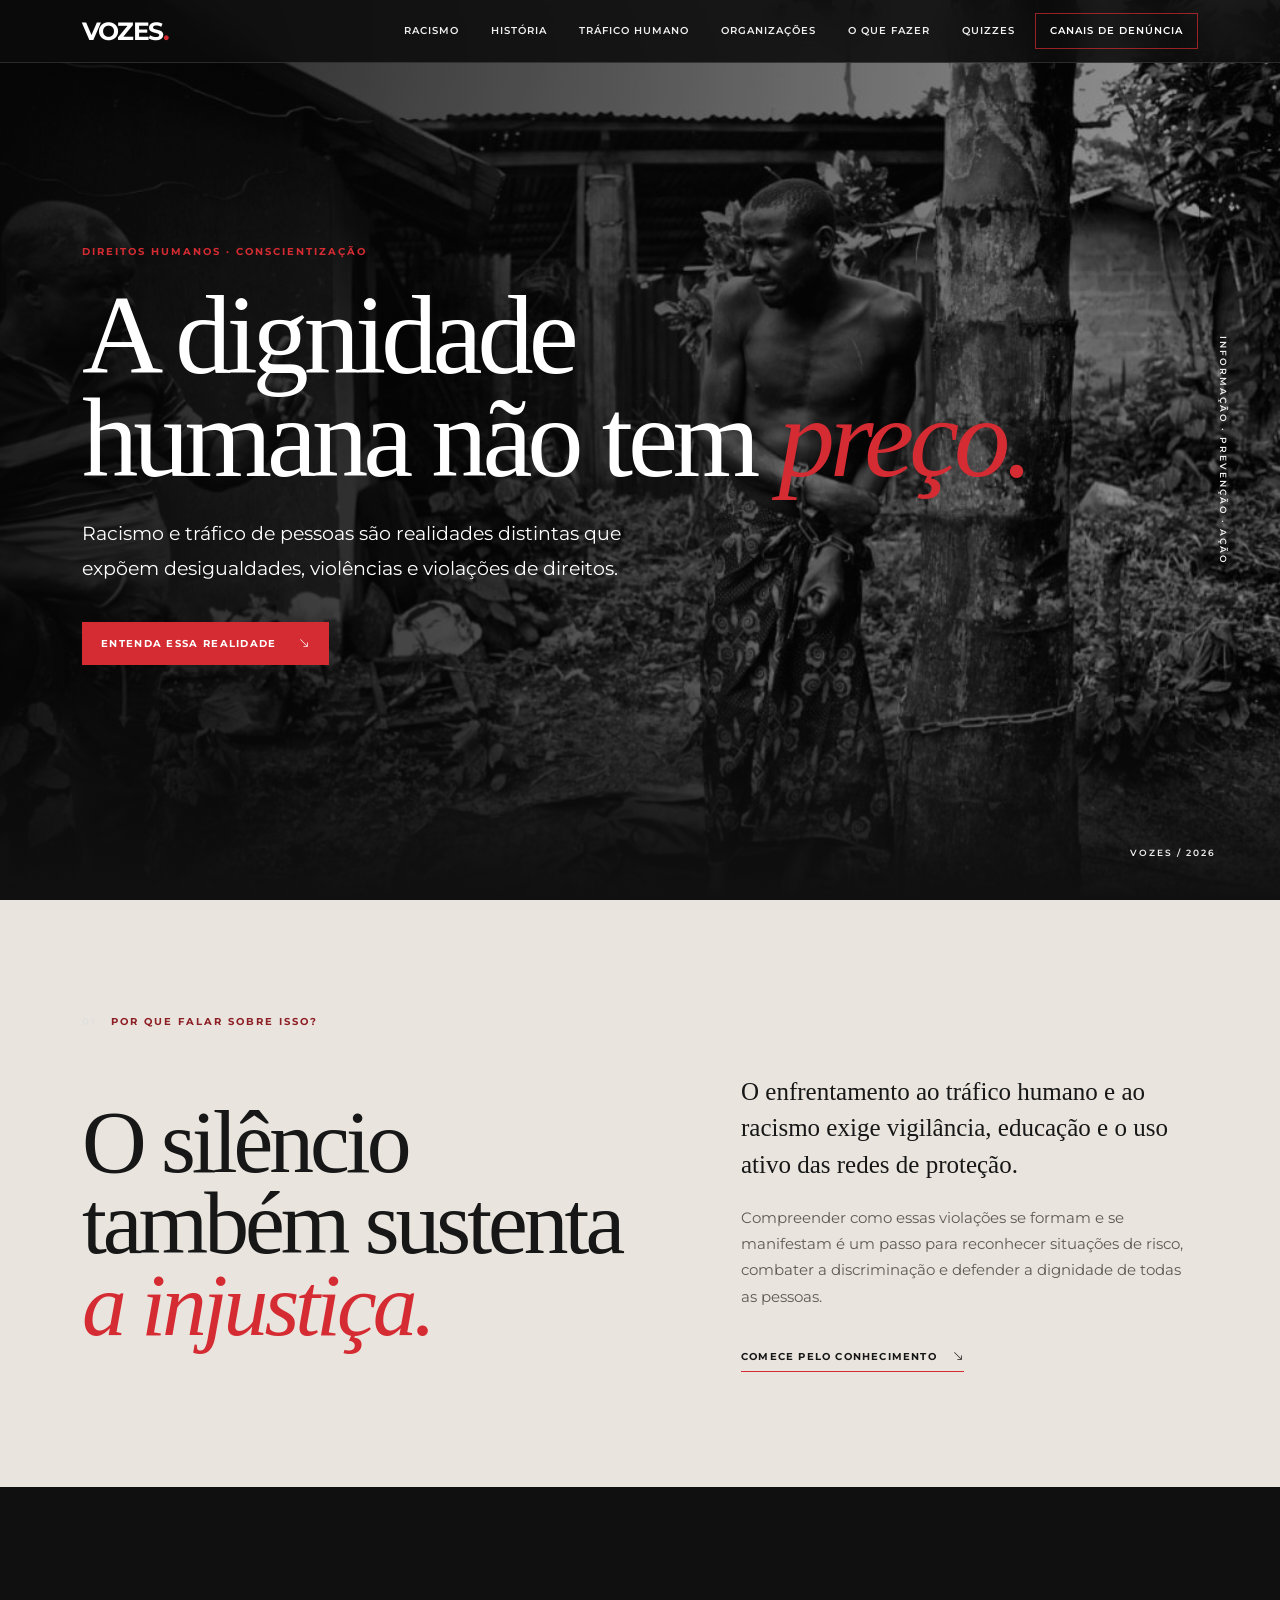
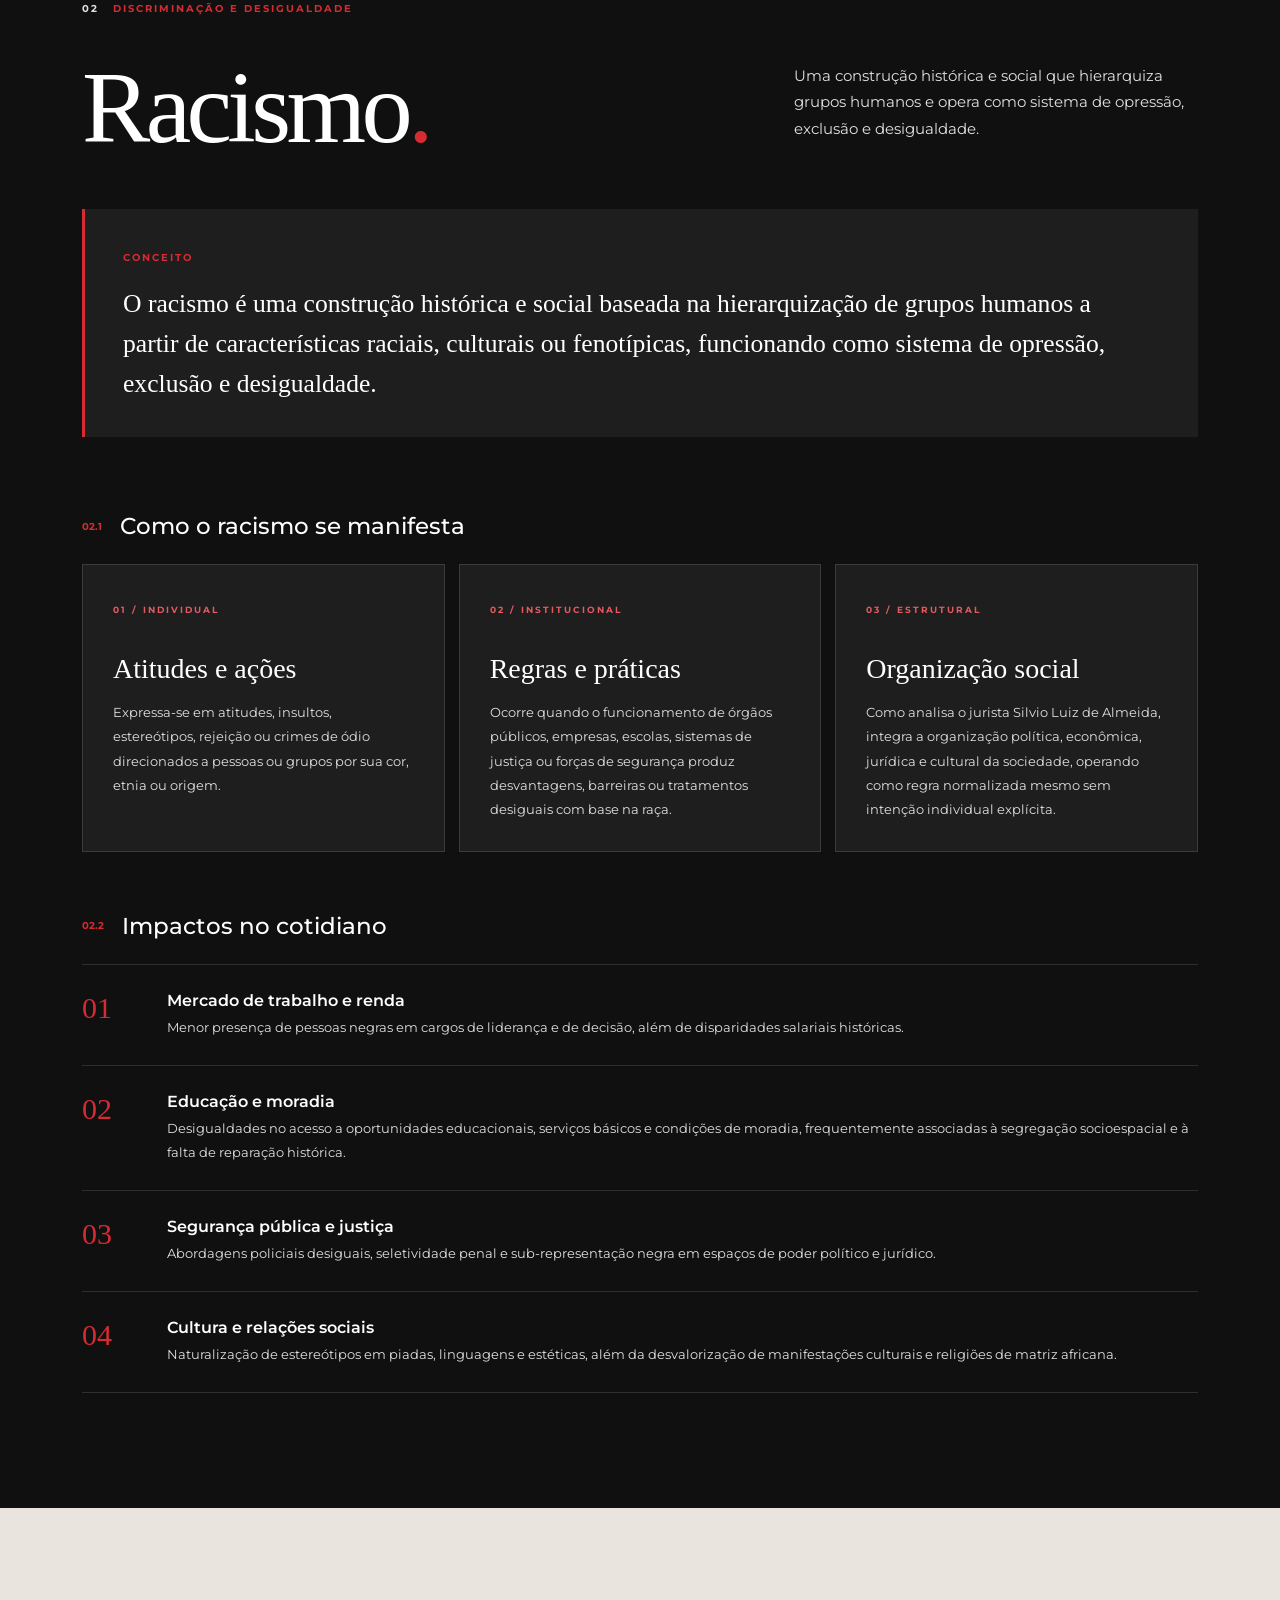
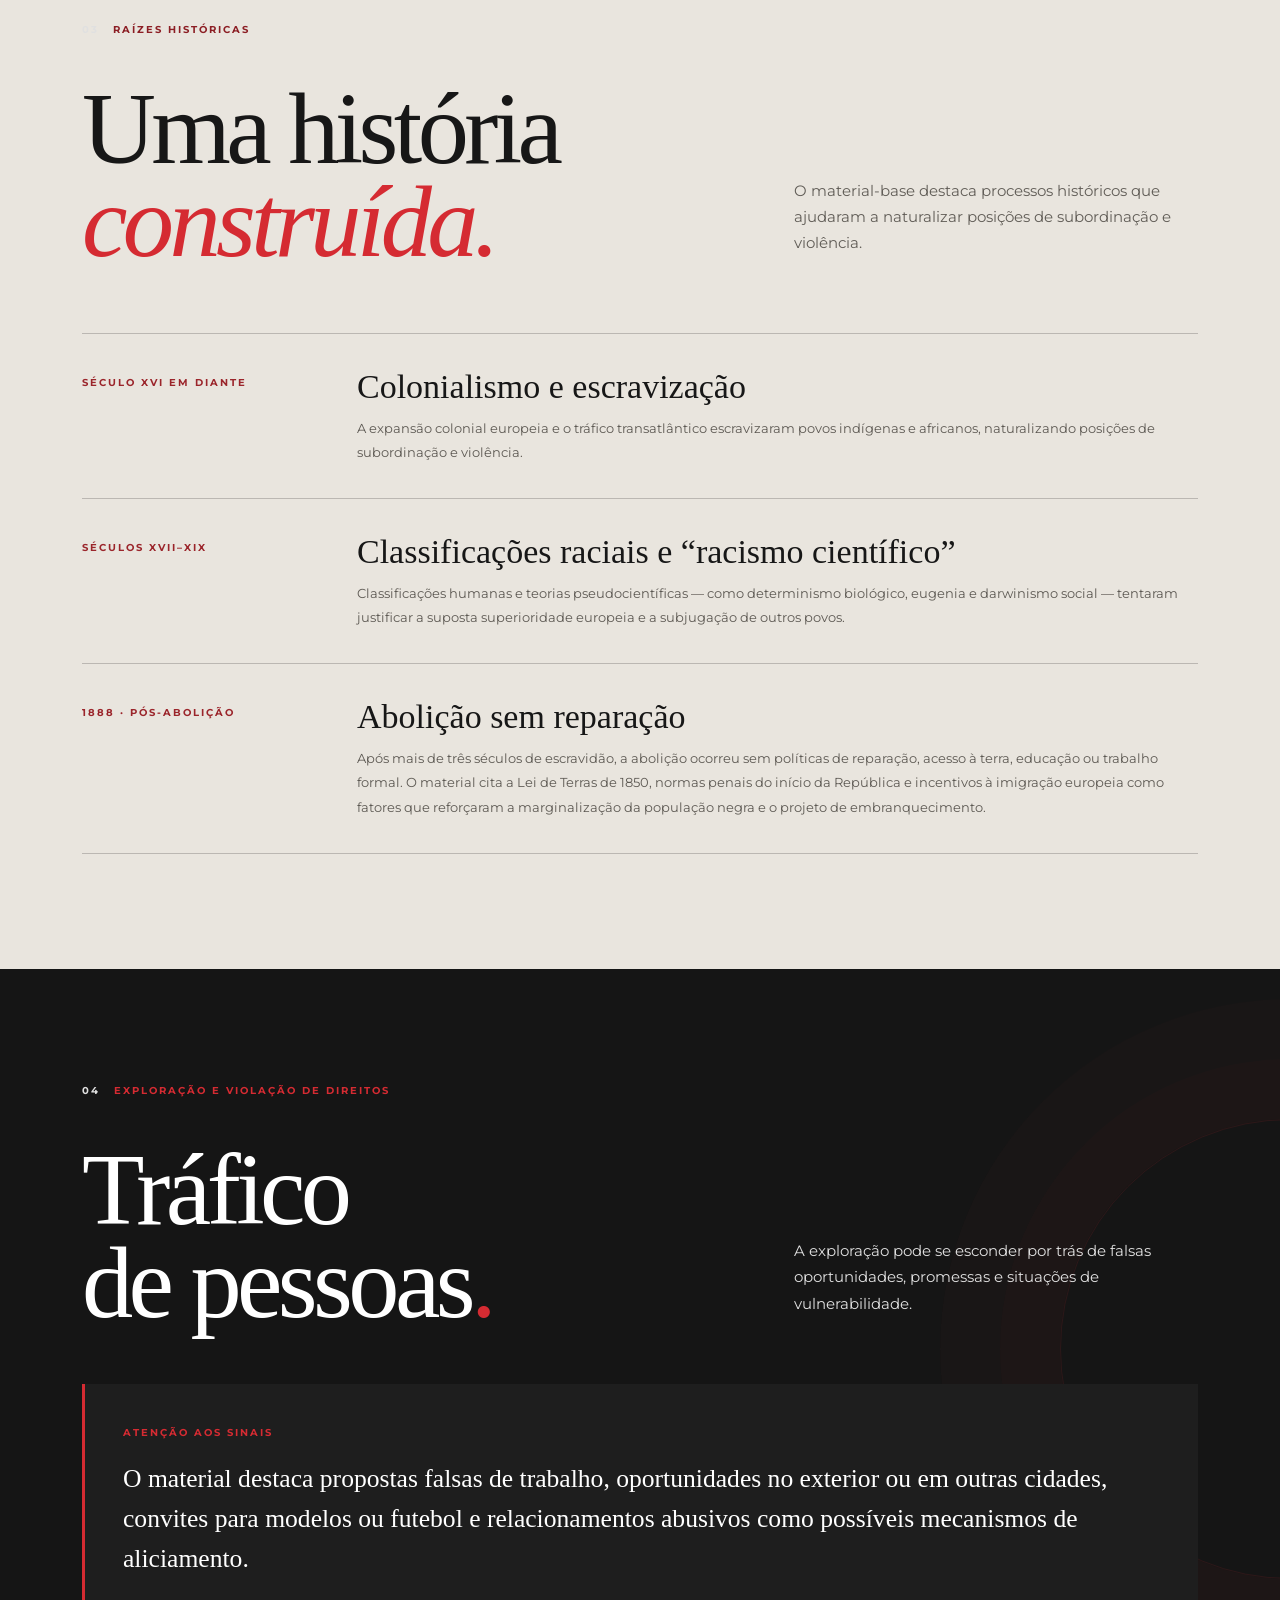
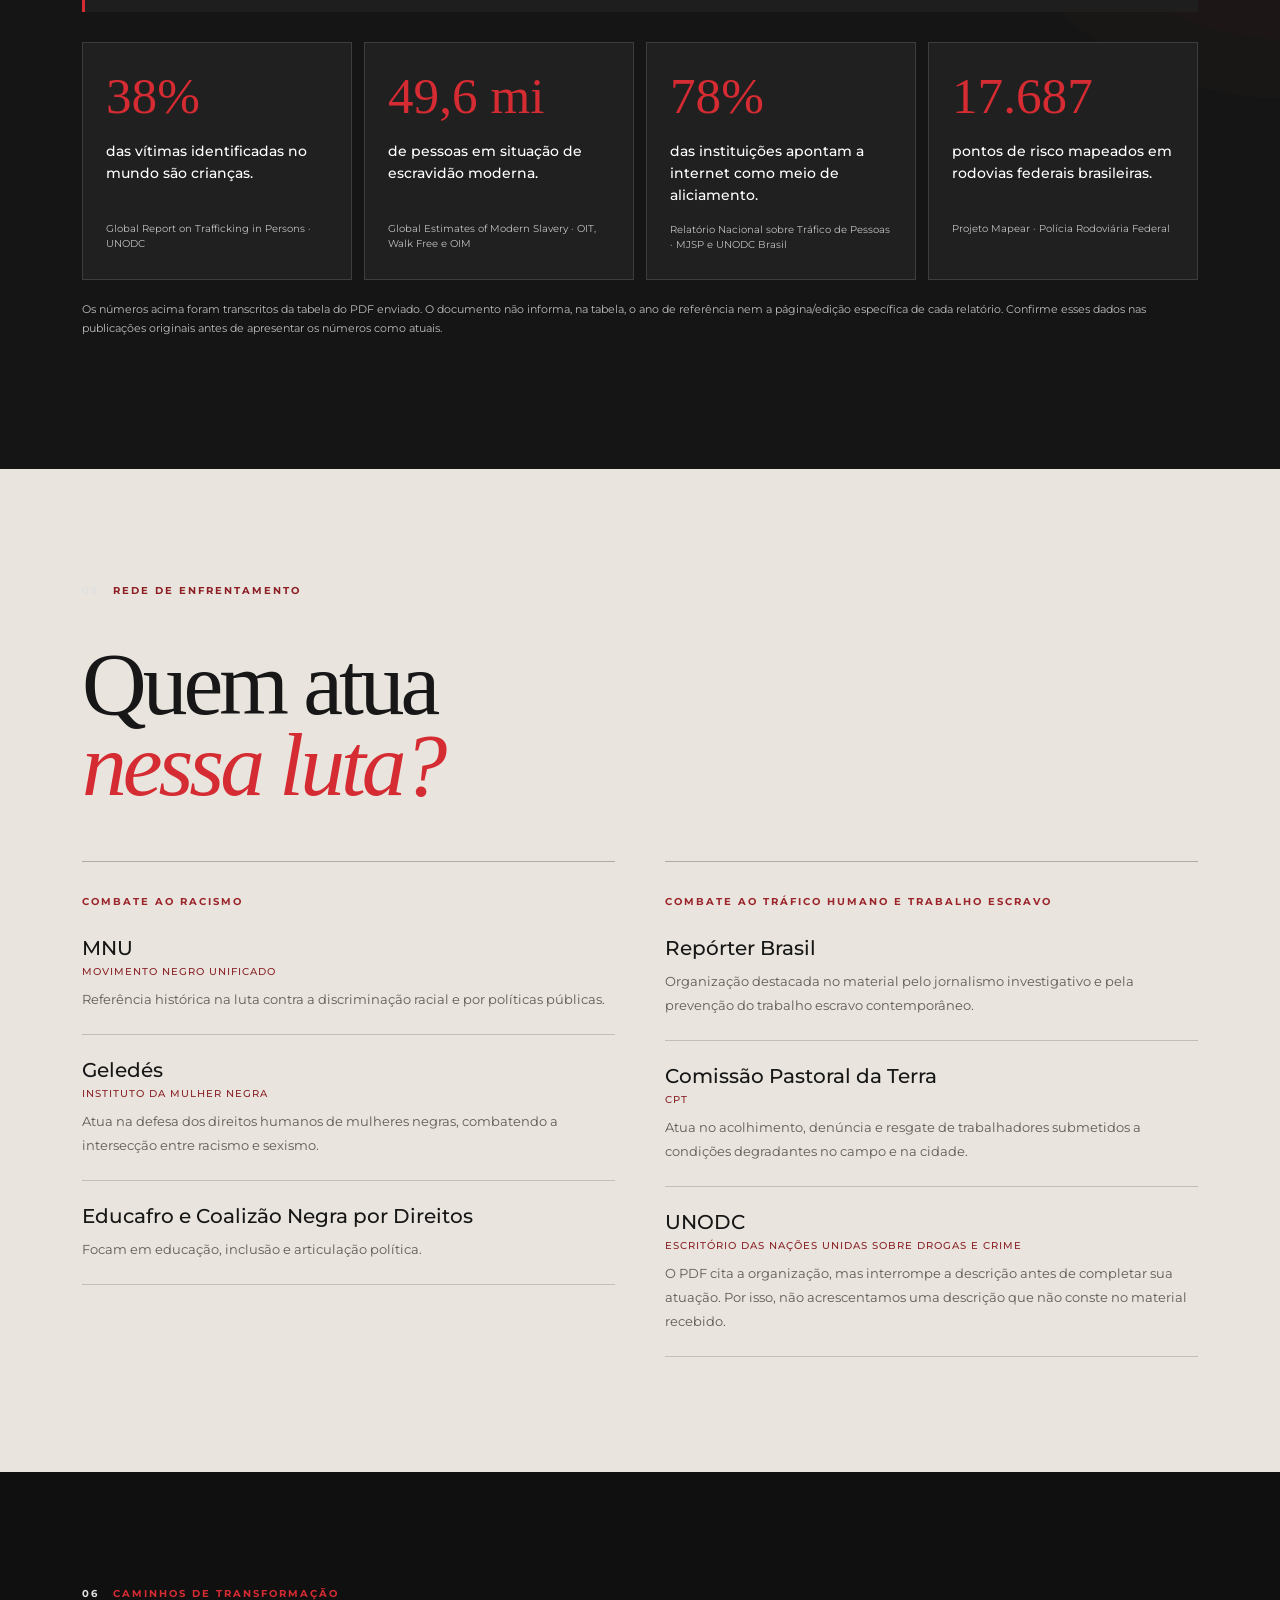
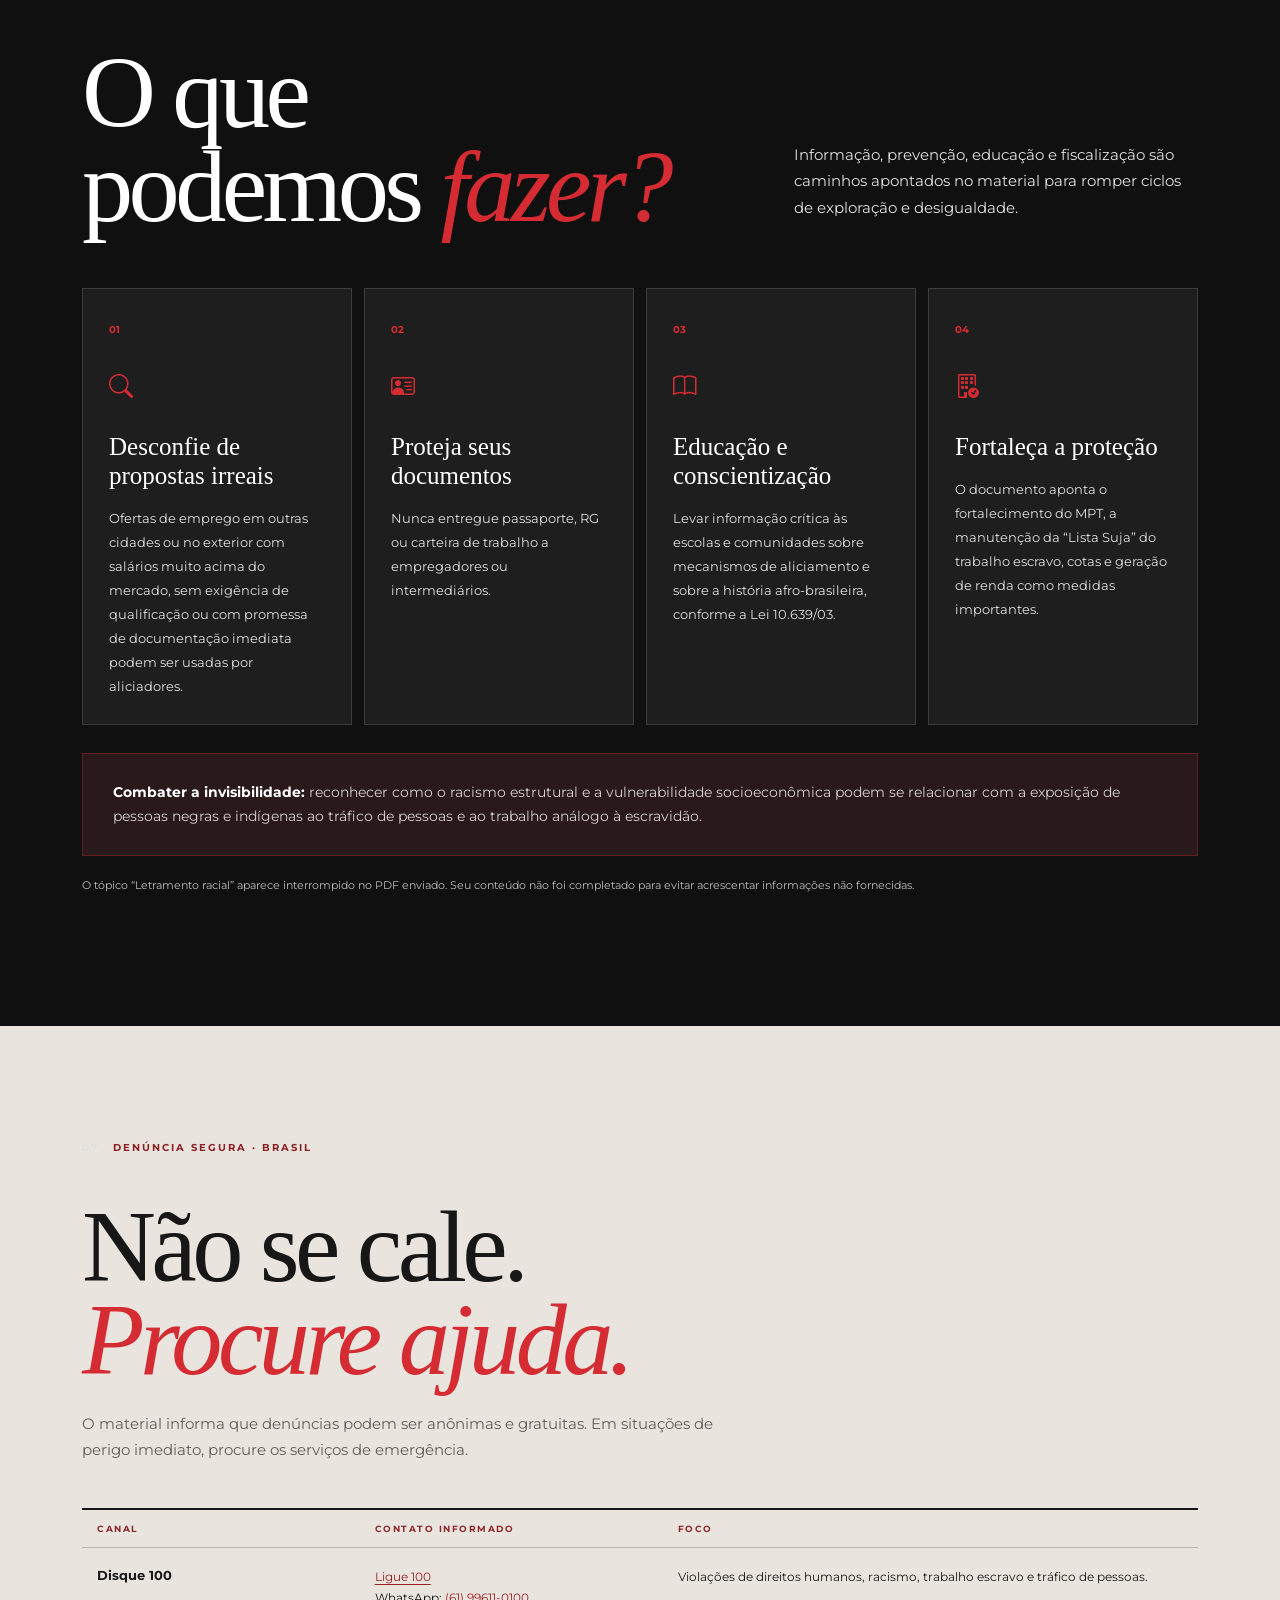
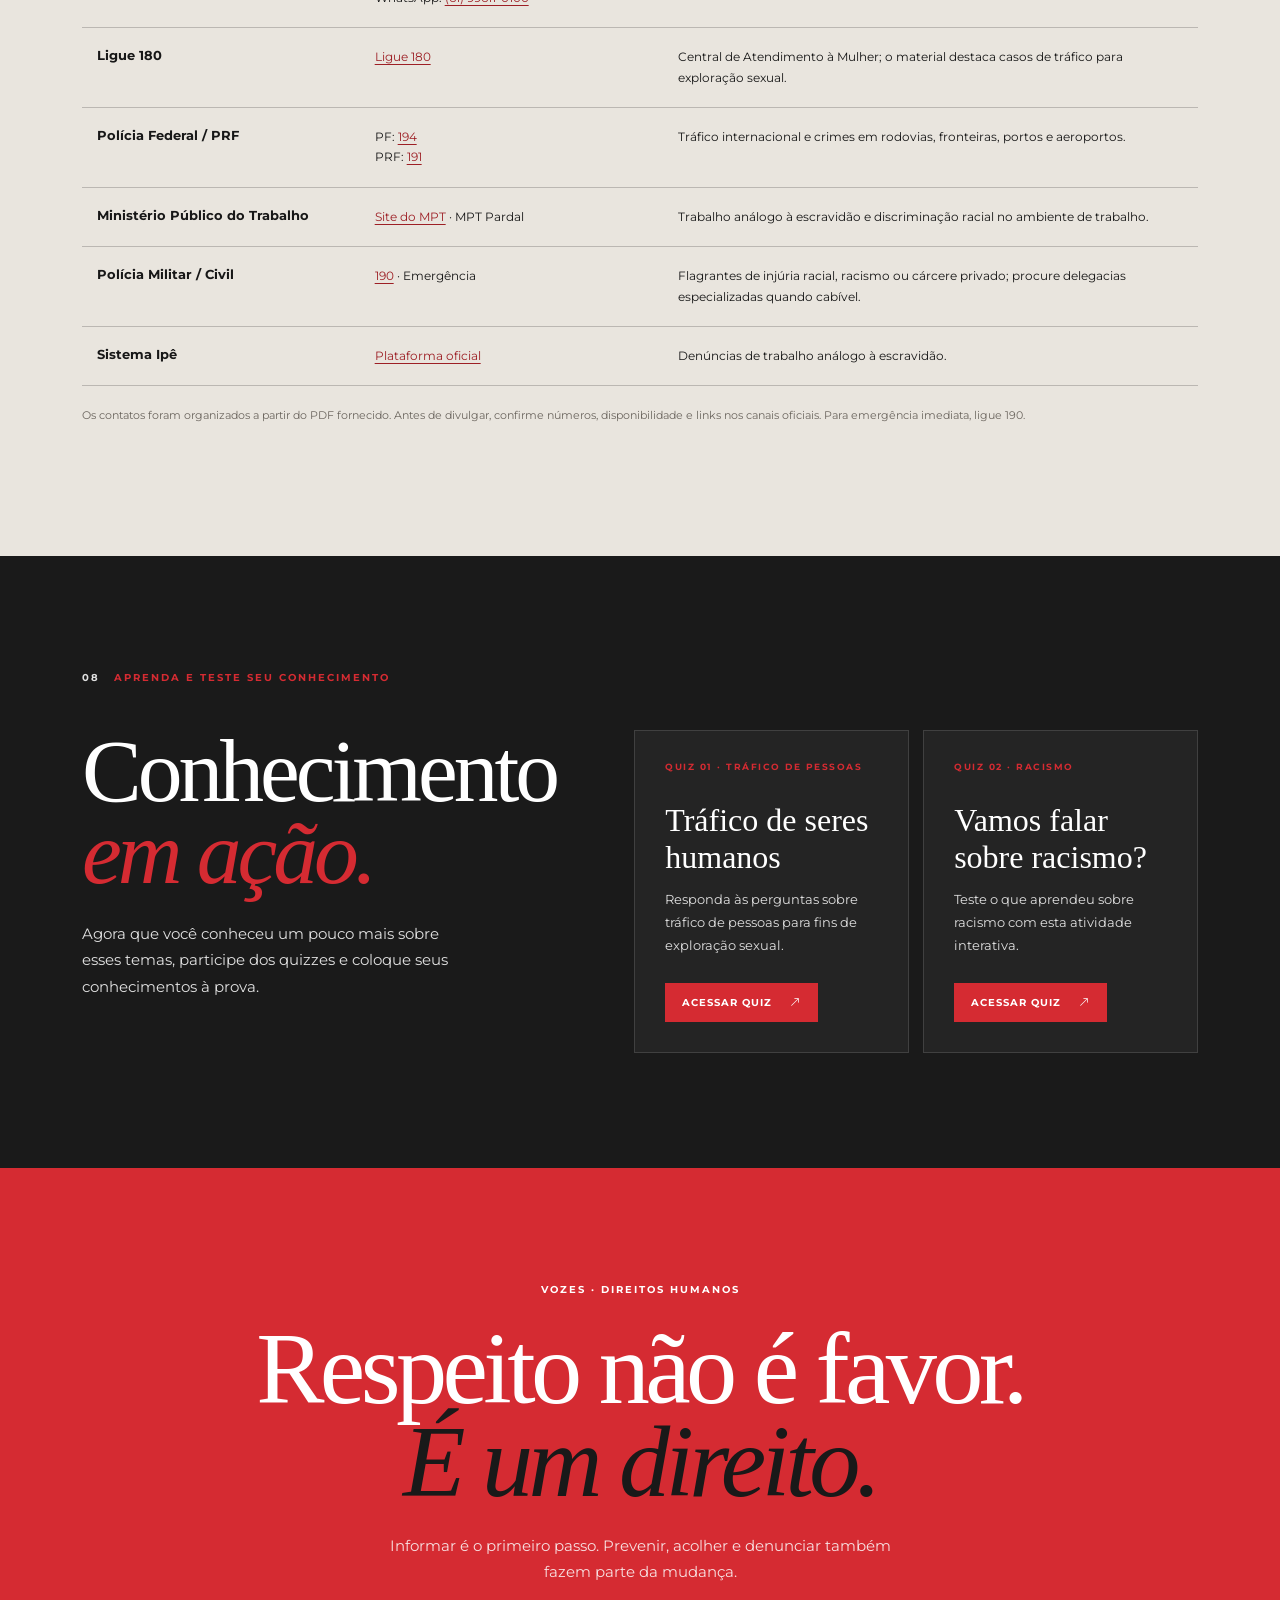
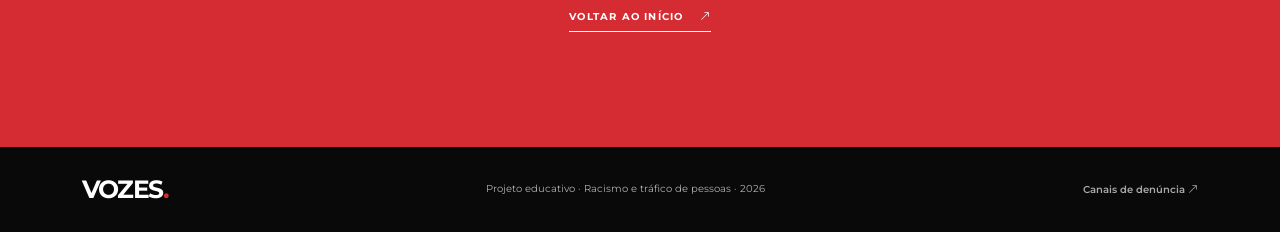
<file: index.html>
<!doctype html>
<html lang="pt-BR">
<head>
  <meta charset="utf-8">
  <meta name="viewport" content="width=device-width, initial-scale=1">
  <meta name="description" content="Projeto educativo sobre racismo, tráfico de pessoas e direitos humanos.">
  <meta name="theme-color" content="#101010">
  <title>VOZES — Dignidade não tem preço</title>

  <!-- Tipografia auxiliar moderna; The Seasons pode ser adicionada localmente (ver README). -->
  <link rel="preconnect" href="https://fonts.googleapis.com">
<link rel="preconnect" href="https://fonts.gstatic.com" crossorigin>
<link href="https://fonts.googleapis.com/css2?family=Montserrat:wght@400;500;600;700;800&display=swap" rel="stylesheet">
  <link href="https://cdn.jsdelivr.net/npm/bootstrap@5.3.3/dist/css/bootstrap.min.css" rel="stylesheet">
  <link rel="stylesheet" href="https://cdn.jsdelivr.net/npm/bootstrap-icons@1.11.3/font/bootstrap-icons.min.css">
  <link rel="stylesheet" href="style.css">
</head>
<body>
  <div class="reading-progress" id="readingProgress"></div>

  <nav class="navbar navbar-expand-lg navbar-dark fixed-top site-nav">
    <div class="container">
      <a class="navbar-brand brand" href="#inicio" aria-label="VOZES, início">VOZES<span>.</span></a>
      <button class="navbar-toggler" type="button" data-bs-toggle="collapse" data-bs-target="#siteMenu" aria-controls="siteMenu" aria-expanded="false" aria-label="Abrir menu">
        <span class="navbar-toggler-icon"></span>
      </button>
      <div class="collapse navbar-collapse" id="siteMenu">
        <ul class="navbar-nav ms-auto align-items-lg-center">
          <li class="nav-item"><a class="nav-link" href="#racismo">Racismo</a></li>
          <li class="nav-item"><a class="nav-link" href="#historia">História</a></li>
          <li class="nav-item"><a class="nav-link" href="#trafico">Tráfico humano</a></li>
          <li class="nav-item"><a class="nav-link" href="#organizacoes">Organizações</a></li>
          <li class="nav-item"><a class="nav-link" href="#acao">O que fazer</a></li>
          <li class="nav-item"><a class="nav-link" href="#quizzes">Quizzes</a></li>
          <li class="nav-item"><a class="nav-link nav-cta" href="#denuncia">Canais de denúncia</a></li>
        </ul>
      </div>
    </div>
  </nav>

  <main>
    <header class="hero" id="inicio">
      <div class="hero-shade"></div>
      <div class="container hero-inner">
        <p class="eyebrow reveal">DIREITOS HUMANOS · CONSCIENTIZAÇÃO</p>
        <h1 class="hero-title reveal">A dignidade<br>humana não tem <em>preço.</em></h1>
        <p class="hero-lead reveal">Racismo e tráfico de pessoas são realidades distintas que expõem desigualdades, violências e violações de direitos.</p>
        <a class="button-primary reveal" href="#manifesto">ENTENDA ESSA REALIDADE <i class="bi bi-arrow-down-right"></i></a>
      </div>
      <div class="hero-index">VOZES / 2026</div>
      <div class="hero-side-label">INFORMAÇÃO · PREVENÇÃO · AÇÃO</div>
    </header>

    <section class="manifesto section-space" id="manifesto">
      <div class="container">
        <div class="section-kicker reveal"><span>01</span> POR QUE FALAR SOBRE ISSO?</div>
        <div class="manifesto-grid">
          <h2 class="display-heading reveal">O silêncio<br>também sustenta<br><em>a injustiça.</em></h2>
          <div class="manifesto-copy reveal">
            <p class="large-copy">O enfrentamento ao tráfico humano e ao racismo exige vigilância, educação e o uso ativo das redes de proteção.</p>
            <p>Compreender como essas violações se formam e se manifestam é um passo para reconhecer situações de risco, combater a discriminação e defender a dignidade de todas as pessoas.</p>
            <a class="text-link" href="#racismo">COMECE PELO CONHECIMENTO <i class="bi bi-arrow-down-right"></i></a>
          </div>
        </div>
      </div>
    </section>

    <section class="dark-section section-space" id="racismo">
      <div class="container">
        <div class="section-kicker reveal"><span>02</span> DISCRIMINAÇÃO E DESIGUALDADE</div>
        <div class="section-heading-row">
          <h2 class="display-heading reveal">Racismo<span class="red-dot">.</span></h2>
          <p class="section-intro reveal">Uma construção histórica e social que hierarquiza grupos humanos e opera como sistema de opressão, exclusão e desigualdade.</p>
        </div>
        <div class="definition-panel reveal">
          <span class="panel-label">CONCEITO</span>
          <p>O racismo é uma construção histórica e social baseada na hierarquização de grupos humanos a partir de características raciais, culturais ou fenotípicas, funcionando como sistema de opressão, exclusão e desigualdade.</p>
        </div>

        <div class="subsection-title reveal"><span>02.1</span><h3>Como o racismo se manifesta</h3></div>
        <div class="three-cards">
          <article class="content-card reveal">
            <span class="card-number">01 / INDIVIDUAL</span>
            <h3>Atitudes e ações</h3>
            <p>Expressa-se em atitudes, insultos, estereótipos, rejeição ou crimes de ódio direcionados a pessoas ou grupos por sua cor, etnia ou origem.</p>
          </article>
          <article class="content-card reveal">
            <span class="card-number">02 / INSTITUCIONAL</span>
            <h3>Regras e práticas</h3>
            <p>Ocorre quando o funcionamento de órgãos públicos, empresas, escolas, sistemas de justiça ou forças de segurança produz desvantagens, barreiras ou tratamentos desiguais com base na raça.</p>
          </article>
          <article class="content-card reveal">
            <span class="card-number">03 / ESTRUTURAL</span>
            <h3>Organização social</h3>
            <p>Como analisa o jurista Silvio Luiz de Almeida, integra a organização política, econômica, jurídica e cultural da sociedade, operando como regra normalizada mesmo sem intenção individual explícita.</p>
          </article>
        </div>

        <div class="subsection-title reveal"><span>02.2</span><h3>Impactos no cotidiano</h3></div>
        <div class="impact-list">
          <div class="impact-row reveal"><span>01</span><div><h4>Mercado de trabalho e renda</h4><p>Menor presença de pessoas negras em cargos de liderança e de decisão, além de disparidades salariais históricas.</p></div></div>
          <div class="impact-row reveal"><span>02</span><div><h4>Educação e moradia</h4><p>Desigualdades no acesso a oportunidades educacionais, serviços básicos e condições de moradia, frequentemente associadas à segregação socioespacial e à falta de reparação histórica.</p></div></div>
          <div class="impact-row reveal"><span>03</span><div><h4>Segurança pública e justiça</h4><p>Abordagens policiais desiguais, seletividade penal e sub-representação negra em espaços de poder político e jurídico.</p></div></div>
          <div class="impact-row reveal"><span>04</span><div><h4>Cultura e relações sociais</h4><p>Naturalização de estereótipos em piadas, linguagens e estéticas, além da desvalorização de manifestações culturais e religiões de matriz africana.</p></div></div>
        </div>
      </div>
    </section>

    <section class="history-section section-space" id="historia">
      <div class="container">
        <div class="section-kicker reveal"><span>03</span> RAÍZES HISTÓRICAS</div>
        <div class="section-heading-row">
          <h2 class="display-heading reveal">Uma história<br><em>construída.</em></h2>
          <p class="section-intro reveal">O material-base destaca processos históricos que ajudaram a naturalizar posições de subordinação e violência.</p>
        </div>
        <div class="timeline">
          <article class="timeline-item reveal">
            <span class="timeline-date">SÉCULO XVI EM DIANTE</span>
            <div><h3>Colonialismo e escravização</h3><p>A expansão colonial europeia e o tráfico transatlântico escravizaram povos indígenas e africanos, naturalizando posições de subordinação e violência.</p></div>
          </article>
          <article class="timeline-item reveal">
            <span class="timeline-date">SÉCULOS XVII–XIX</span>
            <div><h3>Classificações raciais e “racismo científico”</h3><p>Classificações humanas e teorias pseudocientíficas — como determinismo biológico, eugenia e darwinismo social — tentaram justificar a suposta superioridade europeia e a subjugação de outros povos.</p></div>
          </article>
          <article class="timeline-item reveal">
            <span class="timeline-date">1888 · PÓS-ABOLIÇÃO</span>
            <div><h3>Abolição sem reparação</h3><p>Após mais de três séculos de escravidão, a abolição ocorreu sem políticas de reparação, acesso à terra, educação ou trabalho formal. O material cita a Lei de Terras de 1850, normas penais do início da República e incentivos à imigração europeia como fatores que reforçaram a marginalização da população negra e o projeto de embranquecimento.</p></div>
          </article>
        </div>
      </div>
    </section>

    <section class="trafficking-section section-space" id="trafico">
      <div class="container">
        <div class="section-kicker reveal"><span>04</span> EXPLORAÇÃO E VIOLAÇÃO DE DIREITOS</div>
        <div class="section-heading-row">
          <h2 class="display-heading reveal">Tráfico<br>de pessoas<span class="red-dot">.</span></h2>
          <p class="section-intro reveal">A exploração pode se esconder por trás de falsas oportunidades, promessas e situações de vulnerabilidade.</p>
        </div>
        <div class="trafficking-note reveal">
          <span class="panel-label">ATENÇÃO AOS SINAIS</span>
          <p>O material destaca propostas falsas de trabalho, oportunidades no exterior ou em outras cidades, convites para modelos ou futebol e relacionamentos abusivos como possíveis mecanismos de aliciamento.</p>
        </div>
        <div class="stats-grid">
          <article class="stat-card reveal"><strong>38%</strong><p>das vítimas identificadas no mundo são crianças.</p><small>Global Report on Trafficking in Persons · UNODC</small></article>
          <article class="stat-card reveal"><strong>49,6 mi</strong><p>de pessoas em situação de escravidão moderna.</p><small>Global Estimates of Modern Slavery · OIT, Walk Free e OIM</small></article>
          <article class="stat-card reveal"><strong>78%</strong><p>das instituições apontam a internet como meio de aliciamento.</p><small>Relatório Nacional sobre Tráfico de Pessoas · MJSP e UNODC Brasil</small></article>
          <article class="stat-card reveal"><strong>17.687</strong><p>pontos de risco mapeados em rodovias federais brasileiras.</p><small>Projeto Mapear · Polícia Rodoviária Federal</small></article>
        </div>
        <p class="data-caveat">Os números acima foram transcritos da tabela do PDF enviado. O documento não informa, na tabela, o ano de referência nem a página/edição específica de cada relatório. Confirme esses dados nas publicações originais antes de apresentar os números como atuais.</p>
      </div>
    </section>

    <section class="organizations-section section-space" id="organizacoes">
      <div class="container">
        <div class="section-kicker reveal"><span>05</span> REDE DE ENFRENTAMENTO</div>
        <h2 class="display-heading reveal">Quem atua<br><em>nessa luta?</em></h2>
        <div class="org-columns">
          <div class="org-group reveal">
            <span class="panel-label">COMBATE AO RACISMO</span>
            <article class="org-item"><h3>MNU <small>Movimento Negro Unificado</small></h3><p>Referência histórica na luta contra a discriminação racial e por políticas públicas.</p></article>
            <article class="org-item"><h3>Geledés <small>Instituto da Mulher Negra</small></h3><p>Atua na defesa dos direitos humanos de mulheres negras, combatendo a intersecção entre racismo e sexismo.</p></article>
            <article class="org-item"><h3>Educafro e Coalizão Negra por Direitos</h3><p>Focam em educação, inclusão e articulação política.</p></article>
          </div>
          <div class="org-group reveal">
            <span class="panel-label">COMBATE AO TRÁFICO HUMANO E TRABALHO ESCRAVO</span>
            <article class="org-item"><h3>Repórter Brasil</h3><p>Organização destacada no material pelo jornalismo investigativo e pela prevenção do trabalho escravo contemporâneo.</p></article>
            <article class="org-item"><h3>Comissão Pastoral da Terra <small>CPT</small></h3><p>Atua no acolhimento, denúncia e resgate de trabalhadores submetidos a condições degradantes no campo e na cidade.</p></article>
            <article class="org-item"><h3>UNODC <small>Escritório das Nações Unidas sobre Drogas e Crime</small></h3><p>O PDF cita a organização, mas interrompe a descrição antes de completar sua atuação. Por isso, não acrescentamos uma descrição que não conste no material recebido.</p></article>
          </div>
        </div>
      </div>
    </section>

    <section class="action-section section-space" id="acao">
      <div class="container">
        <div class="section-kicker reveal"><span>06</span> CAMINHOS DE TRANSFORMAÇÃO</div>
        <div class="section-heading-row">
          <h2 class="display-heading reveal">O que<br>podemos <em>fazer?</em></h2>
          <p class="section-intro reveal">Informação, prevenção, educação e fiscalização são caminhos apontados no material para romper ciclos de exploração e desigualdade.</p>
        </div>
        <div class="action-grid">
          <article class="action-card reveal"><span>01</span><i class="bi bi-search"></i><h3>Desconfie de propostas irreais</h3><p>Ofertas de emprego em outras cidades ou no exterior com salários muito acima do mercado, sem exigência de qualificação ou com promessa de documentação imediata podem ser usadas por aliciadores.</p></article>
          <article class="action-card reveal"><span>02</span><i class="bi bi-person-vcard"></i><h3>Proteja seus documentos</h3><p>Nunca entregue passaporte, RG ou carteira de trabalho a empregadores ou intermediários.</p></article>
          <article class="action-card reveal"><span>03</span><i class="bi bi-book"></i><h3>Educação e conscientização</h3><p>Levar informação crítica às escolas e comunidades sobre mecanismos de aliciamento e sobre a história afro-brasileira, conforme a Lei 10.639/03.</p></article>
          <article class="action-card reveal"><span>04</span><i class="bi bi-building-check"></i><h3>Fortaleça a proteção</h3><p>O documento aponta o fortalecimento do MPT, a manutenção da “Lista Suja” do trabalho escravo, cotas e geração de renda como medidas importantes.</p></article>
        </div>
        <div class="callout reveal"><strong>Combater a invisibilidade:</strong> reconhecer como o racismo estrutural e a vulnerabilidade socioeconômica podem se relacionar com a exposição de pessoas negras e indígenas ao tráfico de pessoas e ao trabalho análogo à escravidão.</div>
        <p class="source-gap">O tópico “Letramento racial” aparece interrompido no PDF enviado. Seu conteúdo não foi completado para evitar acrescentar informações não fornecidas.</p>
      </div>
    </section>

    <section class="report-section section-space" id="denuncia">
      <div class="container">
        <div class="section-kicker reveal"><span>07</span> DENÚNCIA SEGURA · BRASIL</div>
        <h2 class="display-heading reveal">Não se cale.<br><em>Procure ajuda.</em></h2>
        <p class="report-intro reveal">O material informa que denúncias podem ser anônimas e gratuitas. Em situações de perigo imediato, procure os serviços de emergência.</p>
        <div class="report-table-wrap reveal">
          <div class="report-row report-head"><span>CANAL</span><span>CONTATO INFORMADO</span><span>FOCO</span></div>
          <div class="report-row"><strong>Disque 100</strong><span><a href="tel:100">Ligue 100</a><br>WhatsApp: <a href="https://wa.me/5561996110100" target="_blank" rel="noopener">(61) 99611-0100</a></span><span>Violações de direitos humanos, racismo, trabalho escravo e tráfico de pessoas.</span></div>
          <div class="report-row"><strong>Ligue 180</strong><span><a href="tel:180">Ligue 180</a></span><span>Central de Atendimento à Mulher; o material destaca casos de tráfico para exploração sexual.</span></div>
          <div class="report-row"><strong>Polícia Federal / PRF</strong><span>PF: <a href="tel:194">194</a><br>PRF: <a href="tel:191">191</a></span><span>Tráfico internacional e crimes em rodovias, fronteiras, portos e aeroportos.</span></div>
          <div class="report-row"><strong>Ministério Público do Trabalho</strong><span><a href="https://www.prt2.mpt.mp.br/" target="_blank" rel="noopener">Site do MPT</a> · MPT Pardal</span><span>Trabalho análogo à escravidão e discriminação racial no ambiente de trabalho.</span></div>
          <div class="report-row"><strong>Polícia Militar / Civil</strong><span><a href="tel:190">190</a> · Emergência</span><span>Flagrantes de injúria racial, racismo ou cárcere privado; procure delegacias especializadas quando cabível.</span></div>
          <div class="report-row"><strong>Sistema Ipê</strong><span><a href="https://ipe.sit.trabalho.gov.br/" target="_blank" rel="noopener">Plataforma oficial</a></span><span>Denúncias de trabalho análogo à escravidão.</span></div>
        </div>
        <p class="report-disclaimer">Os contatos foram organizados a partir do PDF fornecido. Antes de divulgar, confirme números, disponibilidade e links nos canais oficiais. Para emergência imediata, ligue 190.</p>
      </div>
    </section>

    <section class="quiz-section section-space" id="quizzes">
      <div class="container">
        <div class="section-kicker reveal"><span>08</span> APRENDA E TESTE SEU CONHECIMENTO</div>
        <div class="quiz-heading-row">
          <div>
            <h2 class="display-heading reveal">Conhecimento<br><em>em ação.</em></h2>
            <p class="quiz-intro reveal">Agora que você conheceu um pouco mais sobre esses temas, participe dos quizzes e coloque seus conhecimentos à prova.</p>
          </div>
          <div class="quiz-cards">
            <article class="quiz-card reveal">
              <span class="quiz-tag">QUIZ 01 · TRÁFICO DE PESSOAS</span>
              <h3>Tráfico de seres humanos</h3>
              <p>Responda às perguntas sobre tráfico de pessoas para fins de exploração sexual.</p>
              <a class="quiz-button" href="https://pt.quizur.com/trivia/trafico-de-seres-humanos-para-fins-de-exploracao-sexual-QKsr" target="_blank" rel="noopener noreferrer">ACESSAR QUIZ <i class="bi bi-arrow-up-right"></i></a>
            </article>
            <article class="quiz-card reveal">
              <span class="quiz-tag">QUIZ 02 · RACISMO</span>
              <h3>Vamos falar sobre racismo?</h3>
              <p>Teste o que aprendeu sobre racismo com esta atividade interativa.</p>
              <a class="quiz-button" href="https://wordwall.net/pt/resource/38182290/quiz-tema-racismo" target="_blank" rel="noopener noreferrer">ACESSAR QUIZ <i class="bi bi-arrow-up-right"></i></a>
            </article>
          </div>
        </div>
      </div>
    </section>

    <section class="closing section-space">
      <div class="container reveal">
        <p class="eyebrow">VOZES · DIREITOS HUMANOS</p>
        <h2>Respeito não é favor.<br><em>É um direito.</em></h2>
        <p>Informar é o primeiro passo. Prevenir, acolher e denunciar também fazem parte da mudança.</p>
        <a href="#inicio" class="text-link">VOLTAR AO INÍCIO <i class="bi bi-arrow-up-right"></i></a>
      </div>
    </section>
  </main>

  <footer class="site-footer">
    <div class="container footer-inner">
      <a class="brand" href="#inicio">VOZES<span>.</span></a>
      <p>Projeto educativo · Racismo e tráfico de pessoas · 2026</p>
      <a href="#denuncia">Canais de denúncia <i class="bi bi-arrow-up-right"></i></a>
    </div>
  </footer>

  <script src="https://cdn.jsdelivr.net/npm/bootstrap@5.3.3/dist/js/bootstrap.bundle.min.js"></script>
  <script src="script.js"></script>
</body>
</html>
</file>
<file: style.css>
@import url('https://fonts.googleapis.com/css2?family=DM+Sans:wght@400;500;600;700&family=Space+Grotesk:wght@400;500;600;700&display=swap');

:root{
  --bg:#101010;--bg-2:#171717;--panel:#1e1e1e;--panel-2:#252525;
  --text:#ffffff;--muted:#e0e0e0;--red:#d52b32;--line:rgba(255,255,255,.13);
  --display:"The Seasons","Bodoni 72","Didot",Georgia,serif;
  --sans:"Montserrat","DM Sans","Space Grotesk",Arial,sans-serif;
  --nav:"Montserrat","Space Grotesk","DM Sans",Arial,sans-serif;
}
*{box-sizing:border-box}
html{scroll-behavior:smooth;scroll-padding-top:86px}
body{margin:0;background:var(--bg);color:var(--text);font-family:var(--sans);font-size:15px;line-height:1.75;overflow-x:hidden}
a{color:inherit}
.reading-progress{position:fixed;z-index:1200;top:0;left:0;width:0;height:3px;background:var(--red)}
.site-nav{background:rgba(12,12,12,.88);backdrop-filter:blur(16px);border-bottom:1px solid var(--line);padding:13px 0}
.brand,.navbar-brand{font:700 25px/1 var(--nav);letter-spacing:-1.8px;text-decoration:none;color:#fff}
.brand span,.navbar-brand span{color:var(--red)}
.navbar-nav{gap:8px}
.nav-link{font:600 10px/1.2 var(--nav);letter-spacing:1px;text-transform:uppercase;color:#f0f0f0!important;padding:12px!important;transition:color .2s}
.nav-link:hover{color:#fff!important}
.nav-cta{border:1px solid rgba(213,43,50,.7);color:#fff!important;padding:11px 14px!important}
.nav-cta:hover{background:var(--red)}
.hero{min-height:100svh;position:relative;display:flex;align-items:center;background:#171717 url("fundo.jpeg") center 35%/cover no-repeat;isolation:isolate}
.hero:before{content:"";position:absolute;inset:0;background:linear-gradient(90deg,rgba(7,7,7,.88) 0%,rgba(7,7,7,.62) 48%,rgba(7,7,7,.28) 100%);z-index:-1}
.hero-shade{position:absolute;inset:0;background:rgba(0,0,0,.12);pointer-events:none;z-index:-1}
.hero:after{content:"";position:absolute;inset:0;background:linear-gradient(0deg,var(--bg),transparent 25%);z-index:-1}
.hero-inner{padding-top:110px;padding-bottom:100px}
.eyebrow,.section-kicker,.panel-label,.card-number,.timeline-date{font:700 10px/1.4 var(--nav);letter-spacing:2px;text-transform:uppercase;color:var(--red)}
.hero-title,.display-heading,.closing h2{font:400 clamp(3.6rem,8.8vw,8.4rem)/.91 var(--display);letter-spacing:-.045em;margin:25px 0 28px;max-width:980px}
.hero-title em,.display-heading em,.closing h2 em{font-style:italic;color:var(--red)}
.hero-lead{font-size:clamp(15px,1.5vw,19px);line-height:1.8;color:#ffffff;max-width:560px;margin-bottom:36px}
.button-primary{display:inline-flex;align-items:center;gap:22px;padding:15px 19px;background:var(--red);color:#fff;text-decoration:none;font:700 10px var(--nav);letter-spacing:1.3px;transition:.25s}
.button-primary:hover{background:#f0444b;transform:translateY(-3px);color:#fff}
.hero-index,.hero-side-label{position:absolute;font:600 9px var(--nav);letter-spacing:2px;color:#eeeeee}
.hero-index{right:5%;bottom:42px}.hero-side-label{right:4%;top:50%;writing-mode:vertical-rl;transform:translateY(-50%)}
.section-space{padding:115px 0}
.manifesto{background:#e9e5de;color:#171717}
.manifesto .section-kicker{color:#8c1e24}
.section-kicker{display:flex;align-items:center;gap:14px;margin-bottom:45px}
.section-kicker span{color:var(--muted);font-size:10px}
.manifesto-grid{display:grid;grid-template-columns:1.1fr .9fr;gap:9%;align-items:center}
.display-heading{font-size:clamp(3.4rem,7vw,7rem);margin:0}
.manifesto .display-heading em{color:var(--red)}
.manifesto-copy{max-width:490px}
.large-copy{font:400 clamp(19px,2vw,25px)/1.45 var(--display);margin:0 0 22px}
.manifesto-copy p:not(.large-copy){color:#5e5a55}
.text-link{display:inline-flex;gap:16px;align-items:center;margin-top:24px;font:700 10px var(--nav);letter-spacing:1.2px;text-decoration:none;border-bottom:1px solid var(--red);padding-bottom:8px}
.text-link:hover{color:var(--red)}
.dark-section{background:var(--bg)}
.section-heading-row{display:grid;grid-template-columns:1fr .65fr;gap:8%;align-items:end;margin-bottom:55px}
.section-heading-row .display-heading{font-size:clamp(4rem,8vw,8rem)}
.red-dot{color:var(--red)}
.section-intro{color:var(--muted);max-width:440px;margin:0 0 12px;font-size:15px}
.definition-panel,.trafficking-note{padding:34px 38px;background:var(--panel);border-left:3px solid var(--red);margin-bottom:75px}
.definition-panel p,.trafficking-note p{font:400 clamp(18px,2vw,26px)/1.55 var(--display);margin:15px 0 0;max-width:1000px}
.subsection-title{display:flex;align-items:center;gap:18px;margin:60px 0 24px}
.subsection-title>span{font:700 10px var(--nav);color:var(--red)}
.subsection-title h3{font:500 23px var(--nav);margin:0}
.three-cards{display:grid;grid-template-columns:repeat(3,1fr);gap:14px}
.content-card{background:var(--panel);padding:30px;min-height:265px;border:1px solid var(--line);transition:transform .3s,border-color .3s}
.content-card:hover,.action-card:hover{transform:translateY(-5px);border-color:rgba(213,43,50,.65)}
.card-number{font-size:9px;color:#e45a60}
.content-card h3{font:400 28px var(--display);margin:32px 0 15px}
.content-card p,.impact-row p,.timeline-item p,.org-item p,.action-card p{color:var(--muted);font-size:13px;line-height:1.85;margin:0}
.impact-list{border-top:1px solid var(--line)}
.impact-row{display:grid;grid-template-columns:70px 1fr;gap:15px;padding:26px 0;border-bottom:1px solid var(--line)}
.impact-row>span{font:400 30px var(--display);color:var(--red)}
.impact-row h4{font:600 16px var(--nav);margin:0 0 5px}
.history-section{background:#e9e5de;color:#171717}
.history-section .section-intro{color:#615d57}
.history-section .section-kicker{color:#8c1e24}
.history-section .display-heading em{color:var(--red)}
.timeline{margin-top:65px;border-top:1px solid rgba(0,0,0,.2)}
.timeline-item{display:grid;grid-template-columns:240px 1fr;gap:35px;padding:34px 0;border-bottom:1px solid rgba(0,0,0,.2)}
.timeline-date{color:#9b252b;padding-top:8px}
.timeline-item h3{font:400 clamp(23px,3vw,34px) var(--display);margin:0 0 10px}
.timeline-item p{color:#5d5953;max-width:850px}
.trafficking-section{background:#151515;position:relative;overflow:hidden}
.trafficking-section:before{content:"";position:absolute;width:460px;height:460px;border:1px solid rgba(213,43,50,.12);border-radius:50%;right:-240px;top:150px;box-shadow:0 0 0 60px rgba(213,43,50,.025),0 0 0 120px rgba(213,43,50,.02)}
.trafficking-note{position:relative;margin-bottom:30px}
.stats-grid{display:grid;grid-template-columns:repeat(4,1fr);gap:12px;position:relative}
.stat-card{padding:27px 23px;background:#202020;border:1px solid var(--line);min-height:225px}
.stat-card strong{font:400 clamp(2.5rem,4vw,4rem)/1 var(--display);color:var(--red);display:block;margin-bottom:20px}
.stat-card p{font:500 14px/1.55 var(--nav);min-height:64px}
.stat-card small{display:block;color:#c0c0c0;font-size:10px;line-height:1.5}
.data-caveat,.source-gap,.report-disclaimer{color:#bdbdbd;font-size:11px;line-height:1.7;margin-top:20px}
.organizations-section{background:#e9e5de;color:#171717}
.organizations-section .section-kicker{color:#8c1e24}
.organizations-section .display-heading{margin-bottom:55px}
.organizations-section .display-heading em{color:var(--red)}
.org-columns{display:grid;grid-template-columns:1fr 1fr;gap:50px}
.org-group{border-top:1px solid rgba(0,0,0,.25);padding-top:25px}
.org-group .panel-label{color:#9b252b}
.org-item{padding:23px 0;border-bottom:1px solid rgba(0,0,0,.17)}
.org-item h3{font:500 20px var(--nav);margin:0 0 9px}
.org-item h3 small{display:block;font:500 10px var(--nav);letter-spacing:1px;text-transform:uppercase;color:#8b252a;margin-top:5px}
.org-item p{color:#5e5a55}
.action-section{background:var(--bg)}
.action-grid{display:grid;grid-template-columns:repeat(4,1fr);gap:12px}
.action-card{background:var(--panel);border:1px solid var(--line);padding:26px;min-height:290px;transition:.3s}
.action-card>span{font:700 10px var(--nav);color:var(--red)}
.action-card i{display:block;font-size:24px;color:var(--red);margin:25px 0}
.action-card h3{font:400 25px/1.15 var(--display);margin:0 0 15px}
.callout{margin-top:28px;padding:26px 30px;background:#2a191a;border:1px solid rgba(213,43,50,.35);font-size:14px;color:#d5d0cb}
.callout strong{color:#fff}
.report-section{background:#e9e5de;color:#171717}
.report-section .section-kicker{color:#8c1e24}
.report-section .display-heading{font-size:clamp(3.8rem,8vw,7.5rem)}
.report-section .display-heading em{color:var(--red)}
.report-intro{max-width:650px;color:#615d57;margin:25px 0 45px}
.report-table-wrap{border-top:2px solid #171717}
.report-row{display:grid;grid-template-columns:1fr 1.1fr 2fr;gap:25px;padding:19px 15px;border-bottom:1px solid rgba(0,0,0,.2);font-size:12px;line-height:1.7}
.report-row strong{font:700 13px var(--nav)}
.report-row a{color:#9d1f25;text-decoration:underline;text-underline-offset:3px}
.report-head{font:700 9px var(--nav);letter-spacing:1.5px;color:#8d252a;padding-top:13px;padding-bottom:13px}
.report-disclaimer{color:#6c665f}
.closing{background:var(--red);text-align:center}
.closing .eyebrow{color:#fff}
.closing h2{font-size:clamp(3.4rem,8vw,7.8rem);max-width:none;margin:25px auto}
.closing h2 em{color:#191919}
.closing p{color:#f7dfe0;max-width:550px;margin:0 auto}
.closing .text-link{border-color:#fff}
.site-footer{background:#090909;padding:30px 0}
.footer-inner{display:flex;align-items:center;justify-content:space-between;gap:20px}
.footer-inner p{color:#b0b0b0;font-size:10px;margin:0}
.footer-inner>a:last-child{font:600 10px var(--nav);text-decoration:none;color:#aaa}
.footer-inner>a:last-child:hover{color:#fff}
.reveal{opacity:0;transform:translateY(22px);transition:opacity .7s ease,transform .7s ease}
.reveal.is-visible{opacity:1;transform:translateY(0)}
@media(max-width:991px){
 .navbar-nav{align-items:stretch!important;padding:12px 0}.nav-link{padding:12px 0!important}.nav-cta{display:inline-block;width:max-content}
 .hero-side-label{display:none}.stats-grid{grid-template-columns:repeat(2,1fr)}.action-grid{grid-template-columns:repeat(2,1fr)}
}
@media(max-width:767px){
 .section-space{padding:78px 0}.hero{min-height:92svh;background-position:60% center}.hero:before{background:linear-gradient(90deg,rgba(7,7,7,.94),rgba(7,7,7,.58))}
 .hero-title{font-size:clamp(3.5rem,16vw,6rem)}.hero-index{right:7%;bottom:25px}
 .manifesto-grid,.section-heading-row,.org-columns{grid-template-columns:1fr;gap:25px}
 .section-heading-row{margin-bottom:35px}.section-heading-row .display-heading{font-size:clamp(3.8rem,16vw,6rem)}
 .three-cards{grid-template-columns:1fr}.content-card{min-height:0}.content-card h3{margin-top:22px}
 .definition-panel,.trafficking-note{padding:25px;margin-bottom:50px}
 .timeline-item{grid-template-columns:1fr;gap:10px;padding:25px 0}
 .stats-grid{grid-template-columns:1fr 1fr}.stat-card{padding:20px 16px;min-height:205px}
 .action-grid{grid-template-columns:1fr 1fr}.action-card{padding:20px;min-height:0}
 .report-row{grid-template-columns:1fr 1fr;gap:8px 15px}.report-row span:last-child{grid-column:1/-1}
 .report-head span:last-child{grid-column:auto}.footer-inner{flex-direction:column;text-align:center}
}
@media(max-width:420px){
 .stats-grid,.action-grid{grid-template-columns:1fr}.stat-card{min-height:0}.stat-card p{min-height:0}
 .hero-title{letter-spacing:-.03em}
}
@media(prefers-reduced-motion:reduce){
 html{scroll-behavior:auto}.reveal{opacity:1;transform:none;transition:none}*,*::before,*::after{animation-duration:.01ms!important;transition-duration:.01ms!important}
}


/* QUIZZES */
.quiz-section{background:#1a1a1a}
.quiz-heading-row{display:grid;grid-template-columns:.8fr 1.2fr;gap:7%;align-items:start}
.quiz-heading-row .display-heading{font-size:clamp(3.6rem,7vw,6.8rem)}
.quiz-intro{max-width:390px;color:var(--muted);margin-top:28px}
.quiz-cards{display:grid;grid-template-columns:1fr 1fr;gap:14px}
.quiz-card{background:#242424;border:1px solid var(--line);padding:30px;min-height:290px;display:flex;flex-direction:column;align-items:flex-start;transition:transform .3s,border-color .3s}
.quiz-card:hover{transform:translateY(-5px);border-color:rgba(213,43,50,.7)}
.quiz-tag{font:700 9px var(--nav);letter-spacing:1.5px;color:var(--red)}
.quiz-card h3{font:400 clamp(25px,2.5vw,34px)/1.15 var(--display);margin:30px 0 12px}
.quiz-card p{color:var(--muted);font-size:13px;line-height:1.8;margin:0 0 25px}
.quiz-button{display:inline-flex;align-items:center;gap:18px;margin-top:auto;background:var(--red);color:#fff;text-decoration:none;padding:13px 17px;font:700 10px var(--nav);letter-spacing:1px;transition:background .2s}
.quiz-button:hover{background:#f0444b;color:#fff}
@media(max-width:767px){.quiz-heading-row{grid-template-columns:1fr;gap:35px}.quiz-cards{grid-template-columns:1fr}.quiz-card{min-height:250px}}
</file>
